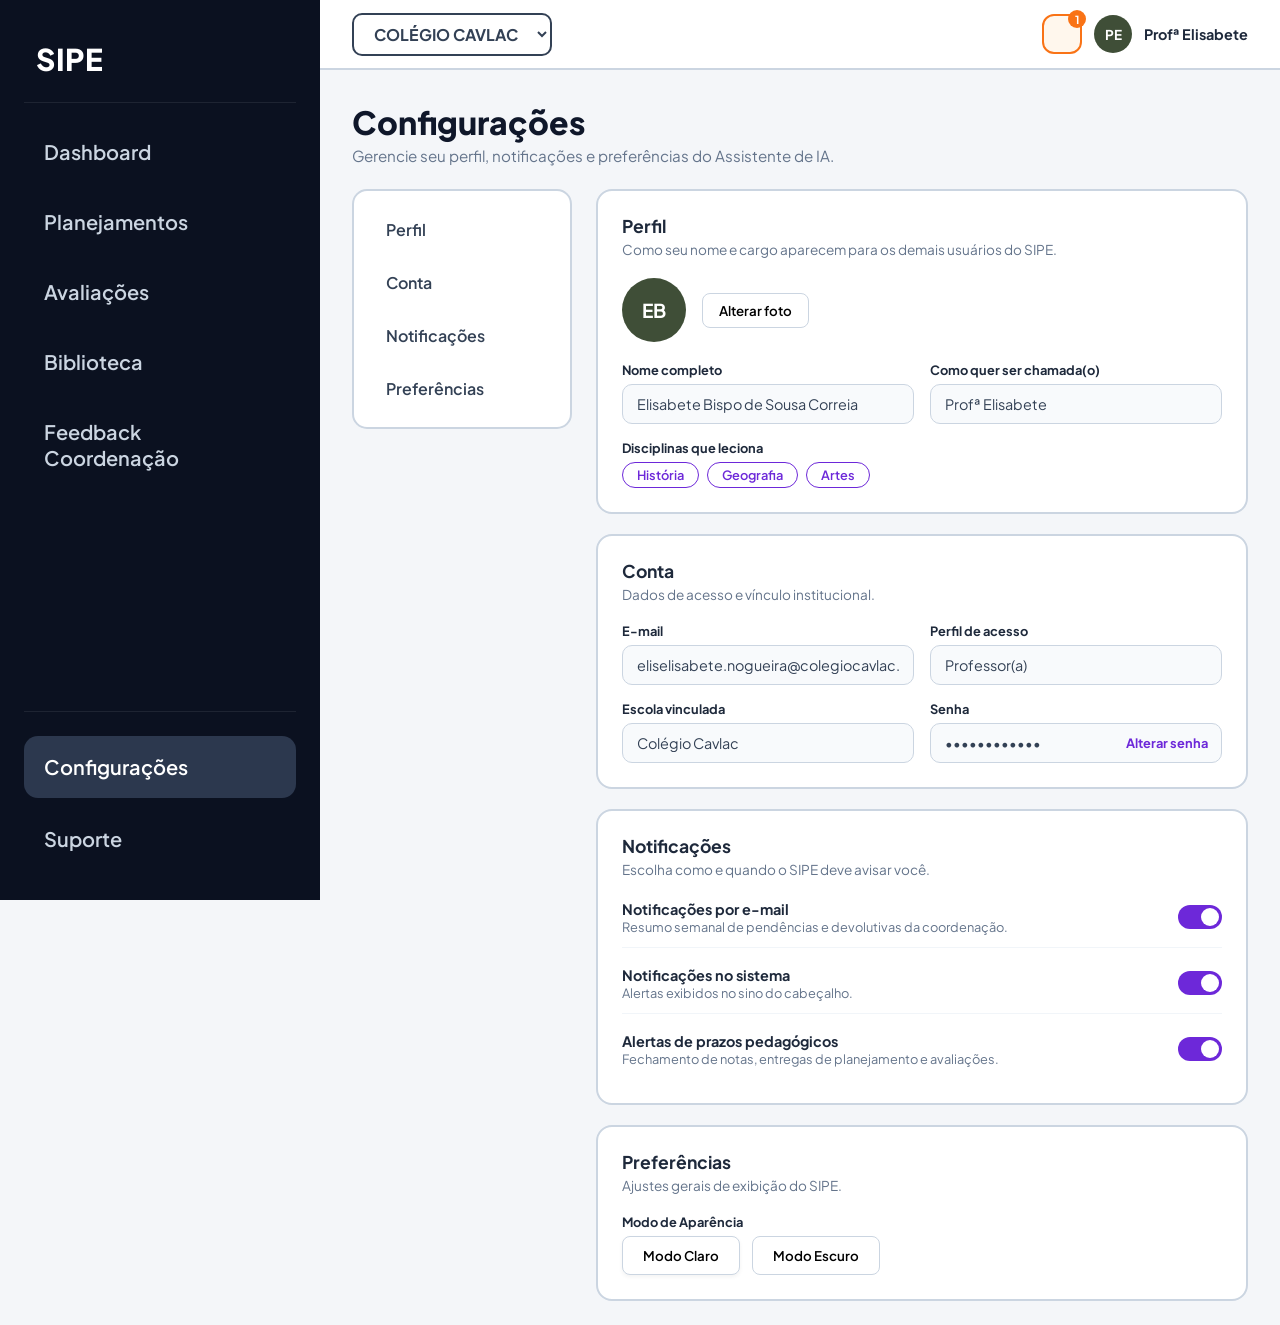
<file: pages/settings/settings.html>
<!doctype html>
<html lang="pt-BR">
  <head>
    <meta charset="UTF-8" />
    <meta name="viewport" content="width=device-width, initial-scale=1.0" />
    <title>Settings</title>
    <link rel="stylesheet" href="style.css" />
  </head>
  <body class="support">
    <aside class="sidebar">
      <div class="sidebar-brand">
        <span class="brand-name">SIPE</span>
      </div>

      <nav class="sidebar-nav">
        <a href="/pages/dashboard/index.html" class="sidebar-link">
          <span>Dashboard</span>
        </a>
        <a href="/pages/planning/planning.html" class="sidebar-link">
          <span>Planejamentos</span>
        </a>
        <a href="/pages/review/review.html" class="sidebar-link">
          <span>Avaliações</span>
        </a>
        <a href="/pages/library/library.html" class="sidebar-link">
          <span>Biblioteca</span>
        </a>
        <a href="/pages/feedback/feedback.html" class="sidebar-link">
          <span>Feedback<br />Coordenação</span>
        </a>
      </nav>

      <div class="sidebar-footer">
        <a href="/pages/settings/settings.html" class="sidebar-link active">
          <span>Configurações</span>
        </a>
        <a href="/pages/support/support.html" class="sidebar-link">
          <span>Suporte</span>
        </a>
      </div>
    </aside>

    <div class="main-wrapper">
      <header>
        <select class="college-option">
          <option>COLÉGIO CAVLAC</option>
          <option>COLÉGIO ANGLO</option>
        </select>

        <div class="user-profile">
          <div class="notification-badge">
            <span class="bell-icon"></span>
            <span class="badge-count">1</span>
          </div>
          <div class="avatar">PE</div>
          <span class="user-name">Profª Elisabete</span>
        </div>
      </header>

      <div class="page-header">
        <h1>Configurações</h1>
        <p>
          Gerencie seu perfil, notificações e preferências do Assistente de IA.
        </p>
      </div>

      <div class="main-container">
        <div class="left-corner">
          <a onclick="perfilSection(this)" id="perfil">Perfil</a>
          <a onclick="accountSection(this)" id="account">Conta</a>
          <a onclick="notificationSection(this)" id="notifications">Notificações</a>
          <a onclick="preferencesSection(this)" id="preferences">Preferências</a>
        </div>

        <div class="right-corner">
          <section class="card-section" id="perfil">
            <h2>Perfil</h2>
            <p class="section-desc">
              Como seu nome e cargo aparecem para os demais usuários do SIPE.
            </p>

            <div class="avatar-upload">
              <div class="avatar-large">EB</div>
              <button class="btn-outline">Alterar foto</button>
            </div>

            <div class="form-grid">
              <div class="form-group">
                <label>Nome completo</label>
                <input
                  type="text"
                  value="Elisabete Bispo de Sousa Correia"
                  readonly
                />
              </div>
              <div class="form-group">
                <label>Como quer ser chamada(o)</label>
                <input type="text" value="Profª Elisabete" readonly />
              </div>
            </div>

            <div class="form-group margin-top">
              <label>Disciplinas que leciona</label>
              <div class="tags-container">
                <span class="tag">História</span>
                <span class="tag">Geografia</span>
                <span class="tag">Artes</span>
              </div>
            </div>
          </section>

          <section class="card-section" id="conta">
            <h2>Conta</h2>
            <p class="section-desc">Dados de acesso e vínculo institucional.</p>

            <div class="form-grid">
              <div class="form-group">
                <label>E-mail</label>
                <input
                  type="email"
                  value="eliselisabete.nogueira@colegiocavlac.co"
                  readonly
                />
              </div>
              <div class="form-group">
                <label>Perfil de acesso</label>
                <input type="text" value="Professor(a)" readonly />
              </div>
              <div class="form-group">
                <label>Escola vinculada</label>
                <input type="text" value="Colégio Cavlac" readonly />
              </div>
              <div class="form-group">
                <label>Senha</label>
                <div class="input-action-wrapper">
                  <input type="password" value="............" readonly />
                  <a href="#" class="action-link">Alterar senha</a>
                </div>
              </div>
            </div>
          </section>

          <section class="card-section" id="notificacoes">
            <h2>Notificações</h2>
            <p class="section-desc">
              Escolha como e quando o SIPE deve avisar você.
            </p>

            <div class="toggle-list">
              <div class="toggle-item">
                <div class="toggle-info">
                  <strong>Notificações por e-mail</strong>
                  <p>
                    Resumo semanal de pendências e devolutivas da coordenação.
                  </p>
                </div>
                <label class="switch">
                  <input type="checkbox" checked />
                  <span class="slider"></span>
                </label>
              </div>

              <div class="toggle-item">
                <div class="toggle-info">
                  <strong>Notificações no sistema</strong>
                  <p>Alertas exibidos no sino do cabeçalho.</p>
                </div>
                <label class="switch">
                  <input type="checkbox" checked />
                  <span class="slider"></span>
                </label>
              </div>

              <div class="toggle-item">
                <div class="toggle-info">
                  <strong>Alertas de prazos pedagógicos</strong>
                  <p>
                    Fechamento de notas, entregas de planejamento e avaliações.
                  </p>
                </div>
                <label class="switch">
                  <input type="checkbox" checked />
                  <span class="slider"></span>
                </label>
              </div>
            </div>
          </section>

          <section class="card-section" id="preferencias">
            <h2>Preferências</h2>
            <p class="section-desc">Ajustes gerais de exibição do SIPE.</p>

            <div class="form-group">
              <label>Modo de Aparência</label>
              <div class="mode-buttons">
                <button class="btn-mode active">Modo Claro</button>
                <button class="btn-mode">Modo Escuro</button>
              </div>
            </div>
          </section>
        </div>
      </div>
    </div>
    <script src="settings.js"></script>
  </body>
</html>
</file>
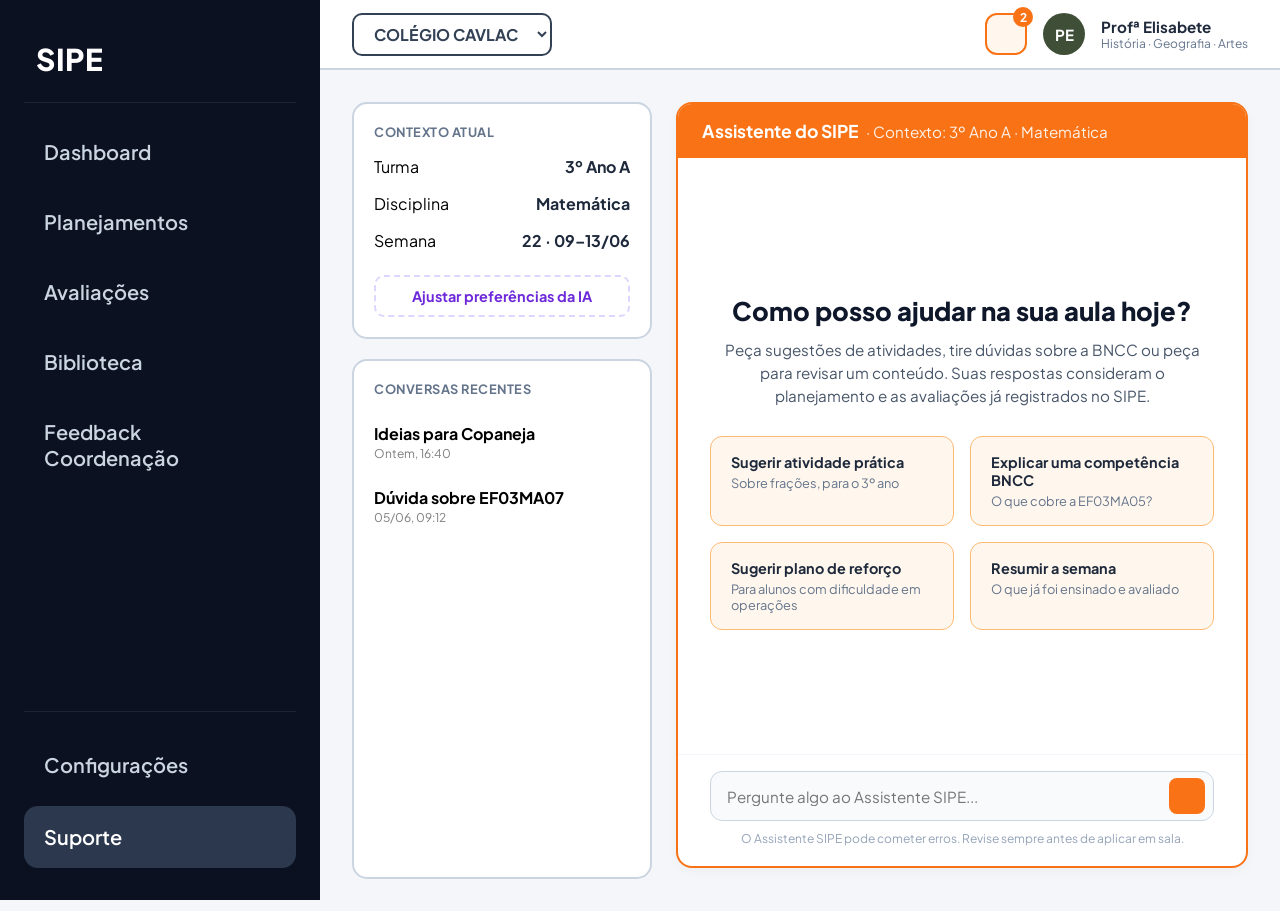
<file: pages/support IA/support-ia.html>
<!doctype html>
<html lang="pt-BR">
  <head>
    <meta charset="UTF-8" />
    <meta name="viewport" content="width=device-width, initial-scale=1.0" />
    <title>SupportIA - SIPE</title>
    <link rel="stylesheet" href="style.css" />
  </head>
  <body class="support-IA">
    <aside class="sidebar">
      <div class="sidebar-brand">
        <span class="brand-name">SIPE</span>
      </div>

      <nav class="sidebar-nav">
        <a href="/pages/dashboard/index.html" class="sidebar-link">
          <span>Dashboard</span>
        </a>
        <a href="/pages/planning/planning.html" class="sidebar-link">
          <span>Planejamentos</span>
        </a>
        <a href="/pages/review/review.html" class="sidebar-link">
          <span>Avaliações</span>
        </a>
        <a href="/pages/library/library.html" class="sidebar-link">
          <span>Biblioteca</span>
        </a>
        <a href="/pages/feedback/feedback.html" class="sidebar-link">
          <span>Feedback<br />Coordenação</span>
        </a>
      </nav>

      <div class="sidebar-footer">
        <a href="/pages/settings/settings.html" class="sidebar-link">
          <span>Configurações</span>
        </a>
        <a href="/pages/support/support.html" class="sidebar-link active">
          <span>Suporte</span>
        </a>
      </div>
    </aside>

    <div class="main-wrapper">
      <header>
        <select class="college-option">
          <option>COLÉGIO CAVLAC</option>
          <option>COLÉGIO ANGLO</option>
        </select>
        <div class="user-profile">
          <div class="notification-badge">
            <span class="bell-icon"></span>
            <span class="badge-count">2</span>
          </div>
          <div class="avatar">PE</div>
          <div class="user-info">
            <span class="user-name">Profª Elisabete</span>
            <span class="user-subjects">História · Geografia · Artes</span>
          </div>
        </div>
      </header>

      <div class="main-content">
        <div class="left-corner">
          <div class="context">
            <p class="title-context">CONTEXTO ATUAL</p>
            <div class="class">
              <p class="informations">Turma</p>
              <p class="informations-awnser">3º Ano A</p>
            </div>
            <div class="discipline">
              <p class="informations">Disciplina</p>
              <p class="informations-awnser">Matemática</p>
            </div>
            <div class="week">
              <p class="informations">Semana</p>
              <p class="informations-awnser">22 · 09–13/06</p>
            </div>
            <button class="preferences-button">
              Ajustar preferências da IA
            </button>
          </div>

          <div class="conversations">
            <p class="title-conversations">CONVERSAS RECENTES</p>
            <div class="last-conversations">
              <p class="about">Ideias para Copaneja</p>
              <p class="time">Ontem, 16:40</p>
            </div>
            <div class="last-conversations">
              <p class="about">Dúvida sobre EF03MA07</p>
              <p class="time">05/06, 09:12</p>
            </div>
          </div>
        </div>

        <section class="chat-container">
          <div class="chat-header">
            <h2>Assistente do SIPE</h2>
            <span>· Contexto: 3º Ano A · Matemática</span>
          </div>

          <div class="chat-body">
            <div class="welcome-section">
              <div class="welcome-icon"></div>
              <h1>Como posso ajudar na sua aula hoje?</h1>
              <p>
                Peça sugestões de atividades, tire dúvidas sobre a BNCC ou peça
                para revisar um conteúdo. Suas respostas consideram o
                planejamento e as avaliações já registrados no SIPE.
              </p>
            </div>
            <div class="suggestions-grid">
              <div class="suggestion-card">
                <h3>Sugerir atividade prática</h3>
                <p>Sobre frações, para o 3º ano</p>
              </div>
              <div class="suggestion-card">
                <h3>Explicar uma competência BNCC</h3>
                <p>O que cobre a EF03MA05?</p>
              </div>
              <div class="suggestion-card">
                <h3>Sugerir plano de reforço</h3>
                <p>Para alunos com dificuldade em operações</p>
              </div>
              <div class="suggestion-card">
                <h3>Resumir a semana</h3>
                <p>O que já foi ensinado e avaliado</p>
              </div>
            </div>
          </div>

          <div class="chat-footer">
            <div class="input-wrapper">
              <input
                type="text"
                placeholder="Pergunte algo ao Assistente SIPE..."
              />
              <button class="send-button" aria-label="Enviar"></button>
            </div>
            <p class="disclaimer">
              O Assistente SIPE pode cometer erros. Revise sempre antes de
              aplicar em sala.
            </p>
          </div>
        </section>
      </div>
    </div>
  </body>
</html>
</file>
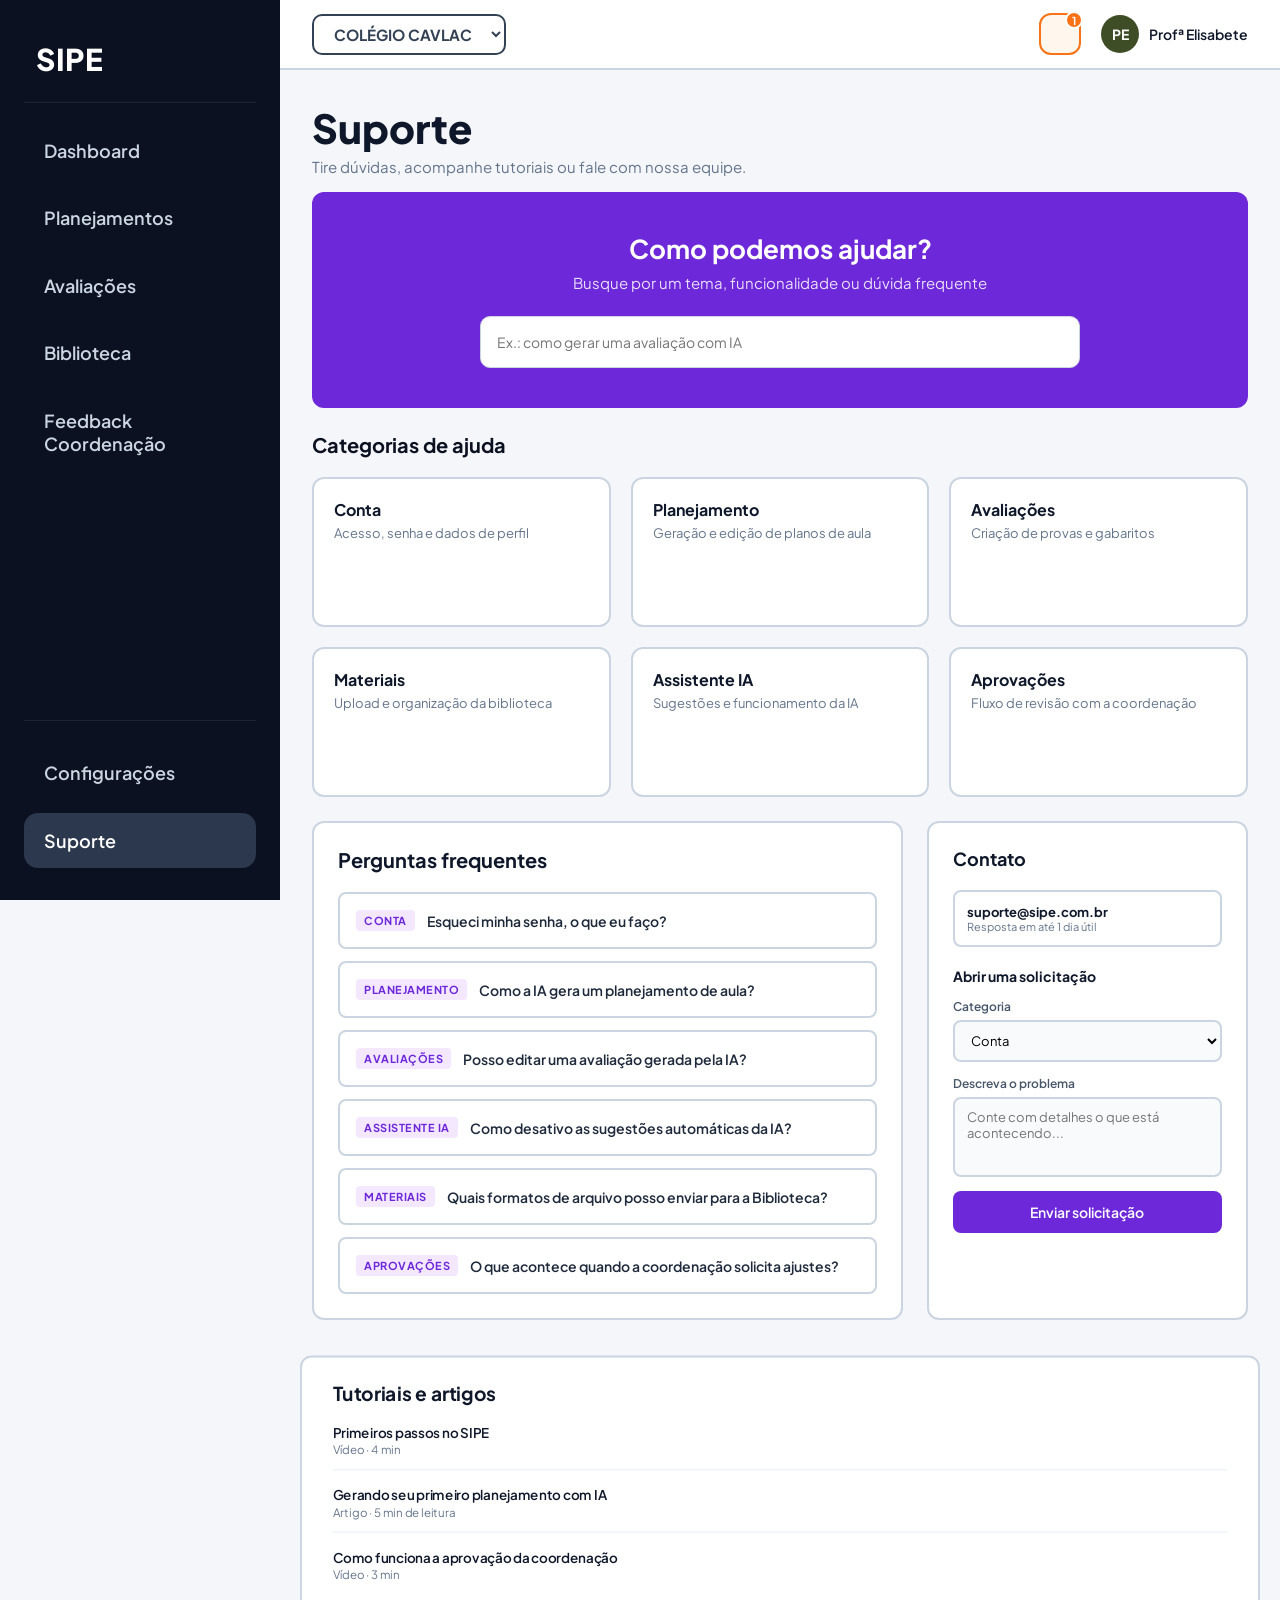
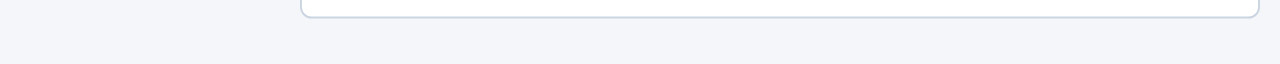
<file: pages/support/support.html>
<!doctype html>
<html lang="pt-BR">
  <head>
    <meta charset="UTF-8" />
    <meta name="viewport" content="width=device-width, initial-scale=1.0" />
    <title>Support</title>
    <link rel="stylesheet" href="style.css" />
  </head>
  <body class="settings-body">
    <aside class="sidebar">
      <div class="sidebar-brand">
        <span class="brand-name">SIPE</span>
      </div>

      <nav class="sidebar-nav">
        <a href="/pages/dashboard/index.html" class="sidebar-link">
          <span>Dashboard</span>
        </a>
        <a href="/pages/planning/planning.html" class="sidebar-link">
          <span>Planejamentos</span>
        </a>
        <a href="/pages/review/review.html" class="sidebar-link">
          <span>Avaliações</span>
        </a>
        <a href="/pages/library/library.html" class="sidebar-link">
          <span>Biblioteca</span>
        </a>
        <a href="/pages/feedback/feedback.html" class="sidebar-link">
          <span>Feedback<br/>Coordenação</span>
        </a>
      </nav>

      <div class="sidebar-footer">
        <a href="/pages/settings/settings.html" class="sidebar-link">
          <span>Configurações</span>
        </a>
        <a href="/pages/support/support.html" class="sidebar-link active">
          <span>Suporte</span>
        </a>
      </div>
    </aside>

    <div class="main-wrapper">
      <header>
        <select class="college-option">
          <option>COLÉGIO CAVLAC</option>
          <option>COLÉGIO ANGLO</option>
        </select>

        <div class="header-actions">
          <div class="notification-btn">
            <span class="notification-badge">1</span>
          </div>

          <div class="user-profile">
            <div class="user-avatar">PE</div>
            <span class="user-name">Profª Elisabete</span>
          </div>
        </div>
      </header>

      <main>
        <div class="introduction-informations">
          <div class="introduction">
            <h1 class="support">Suporte</h1>
            <p class="support-description">
              Tire dúvidas, acompanhe tutoriais ou fale com nossa equipe.
            </p>
          </div>
        </div>

        <div class="navegation">
          <nav>
            <p class="help-question">Como podemos ajudar?</p>
            <p class="help-description">
              Busque por um tema, funcionalidade ou dúvida frequente
            </p>
            <input
              type="text"
              placeholder="Ex.: como gerar uma avaliação com IA"
            />
          </nav>
        </div>

        <div class="help-category">
          <p class="title-helpcategory">Categorias de ajuda</p>

          <div class="types-help">
            <div class="card">
              <a href="/pages/settings/settings.html">
                <p class="account">Conta</p>
                <p class="account">Acesso, senha e dados de perfil</p>
              </a>
            </div>
            <div class="card">
              <a href="/pages/planning/planning.html">
                <p class="plans">Planejamento</p>
                <p class="plans-desc">Geração e edição de planos de aula</p>
              </a>
            </div>
            <div class="card">
              <a href="/pages/review/review.html">
                <p class="avaliation">Avaliações</p>
                <p class="avaliation-desc">Criação de provas e gabaritos</p>
              </a>
            </div>
            <div class="card">
              <a href="/pages/library/library.html">
                <p class="materials">Materiais</p>
                <p class="materials-desc">Upload e organização da biblioteca</p>
              </a>
            </div>
            <div class="card">
              <a href="/pages/support IA/support-ia.html">
                <p class="IA">Assistente IA</p>
                <p class="IA-desc">Sugestões e funcionamento da IA</p>
              </a>
            </div>
            <div class="card">
              <a href="/pages/feedback/feedback.html">
                <p class="aprovations">Aprovações</p>
                <p class="aprovations-desc">
                  Fluxo de revisão com a coordenação
                </p>
              </a>
            </div>
          </div>
        </div>

        <div class="support-content-wrapper">
          <section class="faq-section">
            <h2 class="faq-title">Perguntas frequentes</h2>

            <div class="faq-list">
              <div class="faq-item">
                <span class="faq-category">CONTA</span>
                <p class="faq-question">Esqueci minha senha, o que eu faço?</p>
              </div>

              <div class="faq-item">
                <span class="faq-category">PLANEJAMENTO</span>
                <p class="faq-question">
                  Como a IA gera um planejamento de aula?
                </p>
              </div>

              <div class="faq-item">
                <span class="faq-category">AVALIAÇÕES</span>
                <p class="faq-question">
                  Posso editar uma avaliação gerada pela IA?
                </p>
              </div>

              <div class="faq-item">
                <span class="faq-category">ASSISTENTE IA</span>
                <p class="faq-question">
                  Como desativo as sugestões automáticas da IA?
                </p>
              </div>

              <div class="faq-item">
                <span class="faq-category">MATERIAIS</span>
                <p class="faq-question">
                  Quais formatos de arquivo posso enviar para a Biblioteca?
                </p>
              </div>

              <div class="faq-item">
                <span class="faq-category">APROVAÇÕES</span>
                <p class="faq-question">
                  O que acontece quando a coordenação solicita ajustes?
                </p>
              </div>
            </div>
          </section>

          <aside class="contact-sidebar">
            <h2 class="contact-title">Contato</h2>

            <div class="contact-card">
              <div class="contact-info">
                <p class="contact-email">suporte@sipe.com.br</p>
                <span class="contact-response-time"
                  >Resposta em até 1 dia útil</span
                >
              </div>
            </div>

            <form class="request-form">
              <h3 class="form-title">Abrir uma solicitação</h3>

              <div class="form-group">
                <label for="category-select" class="form-label"
                  >Categoria</label
                >
                <select id="category-select" class="form-select">
                  <option value="conta">Conta</option>
                  <option value="planejamento">Planejamento</option>
                  <option value="avaliacoes">Avaliações</option>
                </select>
              </div>

              <div class="form-group">
                <label for="issue-description" class="form-label"
                  >Descreva o problema</label
                >
                <textarea
                  id="issue-description"
                  class="form-textarea"
                  placeholder="Conte com detalhes o que está acontecendo..."
                ></textarea>
              </div>

              <button type="submit" class="submit-button">
                Enviar solicitação
              </button>
            </form>
          </aside>
        </div>

        <section class="tutorials-section">
          <h2 class="tutorials-title">Tutoriais e artigos</h2>

          <div class="tutorials-list">
            <div class="tutorial-item">
              <div class="tutorial-info">
                <p class="tutorial-name">Primeiros passos no SIPE</p>
                <span class="tutorial-meta">Vídeo · 4 min</span>
              </div>
            </div>

            <div class="tutorial-item">
              <div class="tutorial-info">
                <p class="tutorial-name">
                  Gerando seu primeiro planejamento com IA
                </p>
                <span class="tutorial-meta">Artigo · 5 min de leitura</span>
              </div>
            </div>

            <div class="tutorial-item">
              <div class="tutorial-info">
                <p class="tutorial-name">
                  Como funciona a aprovação da coordenação
                </p>
                <span class="tutorial-meta">Vídeo · 3 min</span>
              </div>
            </div>
          </div>
        </section>
      </main>
    </div>
  </body>
</html>
</file>
<file: pages/settings/style.css>
@import url("https://fonts.googleapis.com/css2?family=Plus+Jakarta+Sans:wght@400;500;600;700;800&display=swap");

:root {
  --sidebar-width: 320px;
  --color-border: #cbd5e1;
  --purple: #6d28d9;
  --color-border-orange: #f97316;
  --color-background-orange: #fff7ed;
  --color-select: #334155;
  --color-background-header: #ffffff;
  --color-purple-background: #ddd6fe;
}

*,
*::before,
*::after {
  padding: 0;
  margin: 0;
  box-sizing: border-box;
  font-family: "Plus Jakarta Sans", sans-serif;
}

.support {
  background-color: #f4f6f9;
  margin: 0;
  min-height: 100vh;
  display: flex;
}

.sidebar {
  width: var(--sidebar-width);
  height: 100vh;
  position: fixed;
  top: 0;
  left: 0;
  background-color: #0b1120;
  display: flex;
  flex-direction: column;
  padding: 32px 24px;
  z-index: 100;
  box-sizing: border-box;
}

.sidebar-brand {
  display: flex;
  align-items: center;
  padding: 8px 12px 24px 12px;
  color: #ffffff;
  font-weight: 800;
  font-size: 30px;
  letter-spacing: 0.5px;
  border-bottom: 1px solid rgba(255, 255, 255, 0.08);
  margin-bottom: 20px;
}

.sidebar nav.sidebar-nav,
.sidebar-nav {
  display: flex;
  flex-direction: column;
  gap: 12px;
  flex: 1;
  background-color: transparent !important;
  width: 100% !important;
  padding: 0 !important;
  margin: 0 !important;
  border-radius: 0 !important;
}

.sidebar-link {
  display: flex;
  align-items: center;
  padding: 16px 20px;
  color: #cbd5e1;
  text-decoration: none;
  font-size: 20px;
  font-weight: 600;
  border-radius: 12px;
  transition: all 0.2s ease;
  line-height: 1.3;
}

.sidebar-link:hover {
  color: #ffffff;
  background-color: rgba(255, 255, 255, 0.05);
}

.sidebar-link.active {
  background-color: #2c384e;
  color: #ffffff;
  border-radius: 14px;
  padding: 18px 20px;
}

.sidebar-footer {
  display: flex;
  flex-direction: column;
  gap: 12px;
  border-top: 1px solid rgba(255, 255, 255, 0.08);
  padding-top: 24px;
}

.main-wrapper {
  margin-left: var(--sidebar-width);
  width: calc(100% - var(--sidebar-width));
  min-height: 100vh;
  display: flex;
  flex-direction: column;
}

header {
  padding: 0 32px;
  border-bottom: 2px solid var(--color-border);
  background-color: var(--color-background-header);
  display: flex;
  justify-content: space-between;
  align-items: center;
  height: 70px;
  width: 100%;
}

select {
  border: 2px solid var(--color-select);
  border-radius: 10px;
  padding: 8px 16px;
  min-width: 160px;
  text-align: center;
  font-weight: 700;
  font-size: 1rem;
  background-color: var(--color-background-header);
  color: var(--color-select);
  cursor: pointer;
}

.user-profile {
  display: flex;
  align-items: center;
  gap: 12px;
}

.notification-badge {
  position: relative;
  background-color: #fff7ed;
  border: 2px solid var(--color-border-orange);
  border-radius: 12px;
  width: 40px;
  height: 40px;
  display: flex;
  align-items: center;
  justify-content: center;
  cursor: pointer;
}

.badge-count {
  position: absolute;
  top: -6px;
  right: -6px;
  background-color: var(--color-border-orange);
  color: white;
  font-size: 0.7rem;
  font-weight: 700;
  border-radius: 50%;
  width: 18px;
  height: 18px;
  display: flex;
  align-items: center;
  justify-content: center;
}

.avatar {
  background-color: #3f4e37;
  color: white;
  font-weight: 700;
  width: 38px;
  height: 38px;
  border-radius: 50%;
  display: flex;
  align-items: center;
  justify-content: center;
  font-size: 0.85rem;
}

.user-name {
  font-weight: 700;
  font-size: 0.9rem;
  color: #1e293b;
}

.page-header {
  padding: 32px 32px 0 32px;
}

.page-header h1 {
  font-size: 2rem;
  font-weight: 800;
  color: #0f172a;
}

.page-header p {
  color: #64748b;
  font-size: 0.95rem;
  margin-top: 4px;
}

.main-container {
  padding: 24px 32px;
  display: flex;
  gap: 24px;
  align-items: flex-start;
}

.left-corner {
  display: flex;
  flex-direction: column;
  justify-content: flex-start;
  gap: 8px;
  background-color: var(--color-background-header);
  width: 220px;
  border: 2px solid var(--color-border);
  border-radius: 15px;
  padding: 16px;
  flex-shrink: 0;
}

.left-corner a {
  display: flex;
  align-items: center;
  text-decoration: none;
  font-weight: 600;
  color: #334155;
  background-color: transparent;
  padding: 12px 16px;
  border-radius: 10px;
  transition: all 0.2s ease;
  height: auto;
  cursor: pointer;
}

.left-corner a:hover,
.left-corner a.active {
  background-color: #f5f3ff;
  color: var(--purple);
}

.right-corner {
  flex: 1;
  display: flex;
  flex-direction: column;
  gap: 20px;
  min-width: 0;
}

.card-section {
  background-color: #ffffff;
  border: 2px solid var(--color-border);
  border-radius: 16px;
  padding: 24px;
}

.card-section h2 {
  font-size: 1.1rem;
  font-weight: 700;
  color: #1e293b;
}

.section-desc {
  font-size: 0.85rem;
  color: #64748b;
  margin-top: 4px;
  margin-bottom: 20px;
}

.avatar-upload {
  display: flex;
  align-items: center;
  gap: 16px;
  margin-bottom: 20px;
}

.avatar-large {
  background-color: #3f4e37;
  color: white;
  width: 64px;
  height: 64px;
  border-radius: 50%;
  display: flex;
  align-items: center;
  justify-content: center;
  font-size: 1.2rem;
  font-weight: 700;
}

.btn-outline {
  border: 1px solid var(--color-border);
  background: #ffffff;
  padding: 8px 16px;
  border-radius: 8px;
  font-weight: 600;
  cursor: pointer;
}

.form-grid {
  display: grid;
  grid-template-columns: 1fr 1fr;
  gap: 16px;
}

.form-group {
  display: flex;
  flex-direction: column;
  gap: 6px;
}

.margin-top {
  margin-top: 16px;
}

.form-group label {
  font-size: 0.8rem;
  font-weight: 700;
  color: #1e293b;
}

.form-group input {
  background-color: #f8fafc;
  border: 1px solid var(--color-border);
  border-radius: 10px;
  padding: 10px 14px;
  font-size: 0.9rem;
  color: #334155;
  outline: none;
}

.input-action-wrapper {
  position: relative;
  display: flex;
  align-items: center;
}

.input-action-wrapper input {
  width: 100%;
}

.action-link {
  position: absolute;
  right: 14px;
  color: var(--purple);
  font-weight: 700;
  font-size: 0.8rem;
  text-decoration: none;
}

.tags-container {
  display: flex;
  gap: 8px;
}

.tag {
  border: 1.5px solid var(--purple);
  color: var(--purple);
  border-radius: 20px;
  padding: 4px 14px;
  font-size: 0.8rem;
  font-weight: 600;
}

.toggle-list {
  display: flex;
  flex-direction: column;
  gap: 16px;
}

.toggle-item {
  display: flex;
  justify-content: space-between;
  align-items: center;
  padding-bottom: 12px;
  border-bottom: 1px solid #f1f5f9;
}

.toggle-item:last-child {
  border-bottom: none;
}

.toggle-info strong {
  font-size: 0.9rem;
  color: #1e293b;
}

.toggle-info p {
  font-size: 0.8rem;
  color: #64748b;
}

.switch {
  position: relative;
  display: inline-block;
  width: 44px;
  height: 24px;
}

.switch input {
  opacity: 0;
  width: 0;
  height: 0;
}

.slider {
  position: absolute;
  cursor: pointer;
  top: 0;
  left: 0;
  right: 0;
  bottom: 0;
  background-color: #cbd5e1;
  transition: 0.3s;
  border-radius: 24px;
}

.slider:before {
  position: absolute;
  content: "";
  height: 18px;
  width: 18px;
  left: 3px;
  bottom: 3px;
  background-color: white;
  transition: 0.3s;
  border-radius: 50%;
}

input:checked + .slider {
  background-color: var(--purple);
}

input:checked + .slider:before {
  transform: translateX(20px);
}

.mode-buttons {
  display: flex;
  gap: 12px;
}

.btn-mode {
  border: 1px solid var(--color-border);
  background-color: #ffffff;
  padding: 10px 20px;
  border-radius: 8px;
  font-weight: 600;
  cursor: pointer;
}

.btn-mode.active {
  border-color: var(--color-border);
  box-shadow: 0 2px 4px rgba(0, 0, 0, 0.05);
}

@media (max-width: 1024px) {
  :root {
    --sidebar-width: 0px;
  }

  .sidebar {
    display: none;
  }

  .main-wrapper {
    margin-left: 0;
    width: 100%;
  }

  .main-container {
    flex-direction: column;
    padding: 16px 24px;
  }

  .left-corner {
    width: 100%;
    flex-direction: row;
    overflow-x: auto;
    white-space: nowrap;
  }

  .left-corner a {
    padding: 10px 20px;
  }

  .form-grid {
    grid-template-columns: 1fr;
  }
}

@media (max-width: 600px) {
  .page-header {
    padding: 20px 16px 0 16px;
  }

  .page-header h1 {
    font-size: 1.5rem;
  }

  .main-container {
    padding: 16px;
  }

  .user-name {
    display: none;
  }

  .toggle-item {
    flex-direction: column;
    align-items: flex-start;
    gap: 10px;
  }
}
</file>
<file: pages/support IA/style.css>
@import url("https://fonts.googleapis.com/css2?family=Plus+Jakarta+Sans:wght@400;500;600;700;800&display=swap");

:root {
  --sidebar-width: 320px;
  --color-border: #cbd5e1;
  --purple: #6d28d9;
  --color-border-orange: #f97316;
  --color-background-orange: #fff7ed;
  --color-select: #334155;
  --color-background-header: #ffffff;
  --color-button-dashed: #ddd6fe;
}

*,
*::before,
*::after {
  padding: 0;
  margin: 0;
  box-sizing: border-box;
  font-family: "Plus Jakarta Sans", sans-serif;
}

body.support-IA {
  background-color: #f4f6f9;
  min-height: 100vh;
  display: flex;
}

.sidebar {
  width: var(--sidebar-width);
  height: 100vh;
  position: fixed;
  top: 0;
  left: 0;
  background-color: #0b1120;
  display: flex;
  flex-direction: column;
  padding: 32px 24px;
  z-index: 100;
  box-sizing: border-box;
}

.sidebar-brand {
  display: flex;
  align-items: center;
  padding: 8px 12px 24px 12px;
  color: #ffffff;
  font-weight: 800;
  font-size: 30px;
  letter-spacing: 0.5px;
  border-bottom: 1px solid rgba(255, 255, 255, 0.08);
  margin-bottom: 20px;
}

.sidebar nav.sidebar-nav,
.sidebar-nav {
  display: flex;
  flex-direction: column;
  gap: 12px;
  flex: 1;
  background-color: transparent !important;
  width: 100% !important;
  padding: 0 !important;
  margin: 0 !important;
  border-radius: 0 !important;
}

.sidebar-link {
  display: flex;
  align-items: center;
  padding: 16px 20px;
  color: #cbd5e1;
  text-decoration: none;
  font-size: 20px;
  font-weight: 600;
  border-radius: 12px;
  transition: all 0.2s ease;
  line-height: 1.3;
}

.sidebar-link:hover {
  color: #ffffff;
  background-color: rgba(255, 255, 255, 0.05);
}

.sidebar-link.active {
  background-color: #2c384e;
  color: #ffffff;
  border-radius: 14px;
  padding: 18px 20px;
}

.sidebar-footer {
  display: flex;
  flex-direction: column;
  gap: 12px;
  border-top: 1px solid rgba(255, 255, 255, 0.08);
  padding-top: 24px;
}

.main-wrapper {
  margin-left: var(--sidebar-width);
  width: calc(100% - var(--sidebar-width));
  min-height: 100vh;
  display: flex;
  flex-direction: column;
}

header {
  padding: 0 32px;
  border-bottom: 2px solid var(--color-border);
  background-color: var(--color-background-header);
  display: flex;
  justify-content: space-between;
  align-items: center;
  height: 70px;
  gap: 20px;
  width: 100%;
}

.user-profile {
  display: flex;
  align-items: center;
  gap: 16px;
}

.notification-badge {
  position: relative;
  background-color: #fff7ed;
  border: 2px solid var(--color-border-orange);
  border-radius: 12px;
  width: 42px;
  height: 42px;
  display: flex;
  align-items: center;
  justify-content: center;
  cursor: pointer;
}

.bell-icon {
  font-size: 1.1rem;
}

.badge-count {
  position: absolute;
  top: -8px;
  right: -8px;
  background-color: var(--color-border-orange);
  color: #ffffff;
  font-size: 0.75rem;
  font-weight: 700;
  border-radius: 50%;
  width: 20px;
  height: 20px;
  display: flex;
  align-items: center;
  justify-content: center;
}

.avatar {
  background-color: #3f4e37;
  color: #ffffff;
  font-weight: 700;
  width: 42px;
  height: 42px;
  border-radius: 50%;
  display: flex;
  align-items: center;
  justify-content: center;
  font-size: 0.95rem;
}

.user-info {
  display: flex;
  flex-direction: column;
}

.user-name {
  font-weight: 700;
  font-size: 0.95rem;
  color: #1e293b;
}

.user-subjects {
  font-size: 0.75rem;
  color: #64748b;
}

select {
  border: 2px solid var(--color-select);
  border-radius: 10px;
  padding: 8px 16px;
  min-width: 160px;
  text-align: center;
  font-weight: 700;
  font-size: 1rem;
  background-color: var(--color-background-header);
  color: var(--color-select);
  cursor: pointer;
}

.main-content {
  padding: 32px;
  display: flex;
  flex-direction: row;
  align-items: flex-start;
  gap: 24px;
  flex: 1;
}

.left-corner {
  width: 300px;
  display: flex;
  flex-direction: column;
  gap: 20px;
  flex-shrink: 0;
}

.context,
.conversations {
  background-color: var(--color-background-header);
  width: 100%;
  border: 2px solid var(--color-border);
  border-radius: 15px;
  padding: 20px;
  display: flex;
  flex-direction: column;
}

.context {
  gap: 16px;
}

.conversations {
  gap: 16px;
  height: calc(100vh - 380px);
  min-height: 250px;
  overflow-y: auto;
}

.title-context,
.title-conversations {
  font-size: 0.8rem;
  font-weight: 700;
  color: #64748b;
  letter-spacing: 0.5px;
}

.class,
.discipline,
.week {
  display: flex;
  flex-direction: row;
  justify-content: space-between;
  align-items: center;
}

.preferences-button {
  display: flex;
  justify-content: center;
  align-items: center;
  border-radius: 10px;
  background-color: var(--color-background-header);
  padding: 10px 16px;
  border: 2px dashed var(--color-button-dashed);
  font-weight: 700;
  color: var(--purple);
  font-size: 0.9rem;
  cursor: pointer;
  transition: all 0.2s ease-in-out;
  margin-top: 8px;
}

.preferences-button:hover {
  background-color: #f5f3ff;
  border-color: var(--purple);
}

.informations-awnser {
  font-weight: 700;
  color: #1e293b;
}

.last-conversations {
  margin-top: 10px;
  gap: 2px;
  display: flex;
  flex-direction: column;
  cursor: pointer;
}

.about {
  font-weight: 700;
}

.time {
  opacity: 50%;
  font-size: 12px;
}

.chat-container {
  flex: 1;
  background-color: #ffffff;
  border: 2px solid var(--color-border-orange);
  border-radius: 16px;
  display: flex;
  flex-direction: column;
  overflow: hidden;
  box-shadow: 0 4px 12px rgba(0, 0, 0, 0.03);
  min-height: calc(100vh - 134px);
}

.chat-header {
  background-color: var(--color-border-orange);
  color: #ffffff;
  padding: 16px 24px;
  display: flex;
  align-items: center;
  gap: 8px;
}

.chat-header h2 {
  font-size: 1.1rem;
  font-weight: 700;
}

.chat-header span {
  font-size: 0.95rem;
  opacity: 0.9;
}

.chat-body {
  flex: 1;
  padding: 32px;
  display: flex;
  flex-direction: column;
  align-items: center;
  justify-content: center;
  overflow-y: auto;
}

.welcome-section {
  text-align: center;
  max-width: 650px;
  margin-bottom: 28px;
}

.welcome-icon {
  font-size: 2rem;
  margin-bottom: 12px;
}

.welcome-section h1 {
  font-size: 1.6rem;
  font-weight: 800;
  color: #0f172a;
  margin-bottom: 12px;
}

.welcome-section p {
  color: #475569;
  font-size: 0.95rem;
  line-height: 1.5;
}

.suggestions-grid {
  display: grid;
  grid-template-columns: repeat(2, 1fr);
  gap: 16px;
  width: 100%;
  max-width: 700px;
}

.suggestion-card {
  background-color: var(--color-background-orange);
  border: 1.5px solid #fdba74;
  border-radius: 12px;
  padding: 16px 20px;
  cursor: pointer;
  transition:
    transform 0.15s ease,
    box-shadow 0.15s ease;
}

.suggestion-card:hover {
  transform: translateY(-2px);
  box-shadow: 0 4px 12px rgba(249, 115, 22, 0.12);
}

.suggestion-card h3 {
  font-size: 0.9rem;
  font-weight: 700;
  color: #1e293b;
  margin-bottom: 4px;
}

.suggestion-card p {
  font-size: 0.8rem;
  color: #64748b;
}

.chat-footer {
  padding: 16px 32px 20px 32px;
  border-top: 1px solid #f1f5f9;
  display: flex;
  flex-direction: column;
  align-items: center;
  gap: 10px;
}

.input-wrapper {
  width: 100%;
  max-width: 800px;
  display: flex;
  align-items: center;
  background-color: #f8fafc;
  border: 1.5px solid var(--color-border);
  border-radius: 12px;
  padding: 6px 8px 6px 16px;
}

.input-wrapper input {
  flex: 1;
  border: none;
  background: transparent;
  outline: none;
  font-size: 0.95rem;
  color: #1e293b;
}

.send-button {
  background-color: var(--color-border-orange);
  color: white;
  border: none;
  width: 36px;
  height: 36px;
  border-radius: 8px;
  cursor: pointer;
  display: flex;
  align-items: center;
  justify-content: center;
}

.disclaimer {
  font-size: 0.75rem;
  color: #94a3b8;
}

@media (max-width: 1100px) {
  :root {
    --sidebar-width: 0px;
  }

  .sidebar {
    display: none;
  }

  .main-wrapper {
    margin-left: 0;
    width: 100%;
  }

  .main-content {
    flex-direction: column;
    padding: 16px;
  }

  .left-corner {
    width: 100%;
    flex-direction: row;
  }

  .context,
  .conversations {
    width: 50%;
    height: auto;
  }

  .chat-container {
    width: 100%;
    min-height: 450px;
  }
}

@media (max-width: 768px) {
  .main-content {
    padding: 16px;
  }

  .left-corner {
    flex-direction: column;
  }

  .context,
  .conversations {
    width: 100%;
  }

  .suggestions-grid {
    grid-template-columns: 1fr;
  }
}
</file>
<file: pages/support/style.css>
@import url("https://fonts.googleapis.com/css2?family=Plus+Jakarta+Sans:wght@400;500;600;700;800&family=Satisfy&display=swap");

:root {
  --sidebar-width: 280px;
  --content-padding: 32px;
  --color-border: #cbd5e1;
  --color-primary: #6d28d9;
  --color-bg-light: #f4f6f9;
  --color-bg-sidebar: #0b1120;
  --color-white: #ffffff;
}

*,
*::before,
*::after {
  margin: 0;
  padding: 0;
  box-sizing: border-box;
  font-family: "Plus Jakarta Sans", sans-serif;
}

html {
  scroll-behavior: smooth;
}

body.settings-body {
  background-color: var(--color-bg-light);
  min-height: 100vh;
  display: flex;
}

.sidebar {
  width: var(--sidebar-width);
  height: 100vh;
  position: fixed;
  top: 0;
  left: 0;
  background-color: #0b1120;
  display: flex;
  flex-direction: column;
  padding: 32px 24px;
  z-index: 100;
  box-sizing: border-box;
}

.sidebar-brand {
  display: flex;
  align-items: center;
  padding: 8px 12px 24px 12px;
  color: #ffffff;
  font-weight: 800;
  font-size: 30px;
  letter-spacing: 0.5px;
  border-bottom: 1px solid rgba(255, 255, 255, 0.08);
  margin-bottom: 20px;
}

.sidebar nav.sidebar-nav,
.sidebar-nav {
  display: flex;
  flex-direction: column;
  gap: 12px;
  flex: 1;
  background-color: transparent;
  width: 100%;
  padding: 0;
  margin: 0;
  border-radius: 0;
}

.sidebar-link {
  display: flex;
  align-items: center;
  padding: 16px 20px;
  color: #cbd5e1;
  text-decoration: none;
  font-size: 18px;
  font-weight: 600;
  border-radius: 12px;
  transition: all 0.2s ease;
  line-height: 1.3;
}

.sidebar-link:hover {
  color: #ffffff;
  background-color: rgba(255, 255, 255, 0.05);
}

.sidebar-link.active {
  background-color: #2c384e;
  color: #ffffff;
  border-radius: 14px;
  padding: 16px 20px;
}

.sidebar-footer {
  display: flex;
  flex-direction: column;
  gap: 12px;
  border-top: 1px solid rgba(255, 255, 255, 0.08);
  padding-top: 24px;
}

.main-wrapper {
  margin-left: var(--sidebar-width);
  width: calc(100% - var(--sidebar-width));
  min-height: 100vh;
  display: flex;
  flex-direction: column;
}

header {
  padding: 0 var(--content-padding);
  border-bottom: 2px solid var(--color-border);
  background-color: var(--color-white);
  display: flex;
  justify-content: space-between;
  align-items: center;
  height: 70px;
  width: 100%;
}

select.college-option {
  border: 2px solid #334155;
  border-radius: 10px;
  padding: 8px 16px;
  min-width: 160px;
  text-align: center;
  font-weight: 700;
  font-size: 0.95rem;
  background-color: var(--color-white);
  color: #334155;
  cursor: pointer;
}

.header-actions {
  display: flex;
  align-items: center;
  gap: 20px;
}

.notification-btn {
  position: relative;
  width: 42px;
  height: 42px;
  background-color: #fff7ed;
  border: 2px solid #f97316;
  border-radius: 12px;
  display: flex;
  align-items: center;
  justify-content: center;
  cursor: pointer;
  color: #f97316;
  font-size: 20px;
}

.notification-badge {
  position: absolute;
  top: -4px;
  right: -4px;
  background-color: #f97316;
  color: #ffffff;
  border: 2px solid #ffffff;
  font-size: 11px;
  font-weight: 700;
  width: 18px;
  height: 18px;
  border-radius: 50%;
  display: flex;
  align-items: center;
  justify-content: center;
}

.user-profile {
  display: flex;
  align-items: center;
  gap: 10px;
}

.user-avatar {
  width: 38px;
  height: 38px;
  background-color: #3f4d27;
  color: #ffffff;
  border-radius: 50%;
  display: flex;
  align-items: center;
  justify-content: center;
  font-weight: 700;
  font-size: 14px;
}

.user-name {
  font-size: 14px;
  font-weight: 600;
  color: #0f172a;
}

.introduction-informations {
  display: flex;
  flex-direction: column;
  padding: 32px var(--content-padding) 16px;
  width: 100%;
}

.support {
  display: flex;
  font-size: 40px;
  font-weight: 800;
  color: #0f172a;
}

.support-description {
  font-size: 15px;
  color: #64748b;
  margin-top: 4px;
}

.navegation {
  display: flex;
  padding: 0 var(--content-padding);
  width: 100%;
}

.navegation nav {
  display: flex;
  flex-direction: column;
  align-items: center;
  justify-content: center;
  padding: 40px 24px;
  background-color: var(--color-primary);
  width: 100%;
  border-radius: 12px;
  color: var(--color-white);
  text-align: center;
  gap: 8px;
}

.help-question {
  font-size: 26px;
  font-weight: 700;
  color: var(--color-white);
}

.help-description {
  font-size: 15px;
  opacity: 0.85;
}

.navegation nav input {
  width: 100%;
  max-width: 600px;
  height: 52px;
  border-radius: 10px;
  border: 1px solid var(--color-border);
  padding: 0 16px;
  margin-top: 16px;
  outline: none;
  font-size: 14px;
}

.help-category {
  display: flex;
  flex-direction: column;
  padding: 24px var(--content-padding);
  width: 100%;
}

.title-helpcategory {
  font-size: 20px;
  font-weight: 700;
  color: var(--color-bg-sidebar);
}

.types-help {
  display: grid;
  grid-template-columns: repeat(auto-fit, minmax(220px, 1fr));
  gap: 20px;
  padding-top: 20px;
}

.card {
  display: flex;
  flex-direction: column;
  justify-content: space-between;
  background-color: var(--color-white);
  border: 2px solid var(--color-border);
  border-radius: 12px;
  padding: 20px;
  min-height: 150px;
  transition:
    transform 0.2s ease,
    box-shadow 0.2s ease;
}

.card:hover {
  transform: translateY(-2px);
  box-shadow: 0 4px 12px rgba(0, 0, 0, 0.05);
}

.card a {
  text-decoration: none;
}

.card p:first-of-type,
.card strong {
  font-size: 16px;
  font-weight: 700;
  color: #0f172a;
  margin-bottom: 4px;
}

.card p:last-of-type {
  font-size: 13px;
  color: #64748b;
  line-height: 1.4;
}

.icon-box {
  width: 40px;
  height: 40px;
  background-color: #f3e8ff;
  border-radius: 8px;
}

.support-content-wrapper {
  display: flex;
  flex-direction: row;
  gap: 24px;
  padding: 0 var(--content-padding);
  width: 100%;
  margin-bottom: 30px;
}

.faq-section {
  flex: 2;
  background-color: var(--color-white);
  border: 2px solid var(--color-border);
  border-radius: 12px;
  padding: 24px;
}

.faq-title {
  font-size: 20px;
  font-weight: 700;
  color: #0f172a;
  margin-bottom: 20px;
}

.faq-list {
  display: flex;
  flex-direction: column;
  gap: 12px;
}

.faq-item {
  display: flex;
  align-items: center;
  gap: 12px;
  border: 2px solid var(--color-border);
  border-radius: 8px;
  padding: 16px;
  background-color: var(--color-white);
}

.faq-category {
  font-size: 11px;
  font-weight: 700;
  color: var(--color-primary);
  background-color: #f3e8ff;
  padding: 4px 8px;
  border-radius: 4px;
  letter-spacing: 0.5px;
  white-space: nowrap;
}

.faq-question {
  font-size: 14px;
  font-weight: 600;
  color: #1e293b;
}

.contact-sidebar {
  flex: 1;
  background-color: var(--color-white);
  border: 2px solid var(--color-border);
  border-radius: 12px;
  padding: 24px;
  display: flex;
  flex-direction: column;
  gap: 20px;
}

.contact-title {
  font-size: 18px;
  font-weight: 700;
  color: #0f172a;
}

.contact-card {
  display: flex;
  align-items: center;
  gap: 12px;
  border: 2px solid var(--color-border);
  border-radius: 8px;
  padding: 12px;
}

.contact-icon {
  width: 36px;
  height: 36px;
  background-color: #f3e8ff;
  border-radius: 50%;
  flex-shrink: 0;
}

.contact-info {
  display: flex;
  flex-direction: column;
}

.contact-email {
  font-size: 13px;
  font-weight: 700;
  color: #0f172a;
}

.contact-response-time {
  font-size: 11px;
  color: #64748b;
}

.request-form {
  display: flex;
  flex-direction: column;
  gap: 14px;
}

.form-title {
  font-size: 14px;
  font-weight: 700;
  color: #0f172a;
}

.form-group {
  display: flex;
  flex-direction: column;
  gap: 6px;
}

.form-label {
  font-size: 12px;
  font-weight: 600;
  color: #475569;
}

.form-select,
.form-textarea {
  width: 100%;
  border: 2px solid var(--color-border);
  border-radius: 8px;
  padding: 10px 12px;
  font-size: 13px;
  outline: none;
  background-color: #f8fafc;
}

.form-textarea {
  height: 80px;
  resize: none;
}

.submit-button {
  background-color: var(--color-primary);
  color: var(--color-white);
  border: none;
  border-radius: 8px;
  padding: 12px;
  font-size: 14px;
  font-weight: 600;
  cursor: pointer;
  transition: opacity 0.2s ease;
}

.submit-button:hover {
  opacity: 0.9;
}

.tutorials-section {
  display: flex;
  flex-direction: column;
  padding: 24px var(--content-padding);
  width: 100%;
  background-color: var(--color-white);
  border: 2px solid var(--color-border);
  border-radius: 12px;
  margin-bottom: 40px;
  transform: scale(0.96);
}

.tutorials-title {
  font-size: 20px;
  font-weight: 700;
  color: #0f172a;
  margin-bottom: 20px;
  display: block;
  width: 100%;
}

.tutorials-list {
  display: flex;
  flex-direction: column;
  gap: 16px;
  width: 100%;
}

.tutorial-item {
  display: flex;
  flex-direction: row;
  align-items: center;
  gap: 16px;
  padding-bottom: 12px;
  border-bottom: 2px solid #f1f5f9;
  width: 100%;
  box-sizing: border-box;
}

.tutorial-item:last-child {
  border-bottom: none;
}

.tutorial-icon {
  width: 40px;
  height: 40px;
  background-color: #fef3c7;
  border-radius: 8px;
  flex-shrink: 0;
}

.tutorial-info {
  display: flex;
  flex-direction: column;
  gap: 2px;
}

.tutorial-name {
  font-size: 14px;
  font-weight: 600;
  color: #0f172a;
}

.tutorial-meta {
  font-size: 12px;
  color: #64748b;
}

@media (max-width: 1024px) {
  :root {
    --sidebar-width: 80px;
    --content-padding: 20px;
  }

  .sidebar-brand span:last-child,
  .sidebar-link span:last-child {
    display: none;
  }

  .sidebar-link {
    justify-content: center;
    padding: 12px;
  }

  .support-content-wrapper {
    flex-direction: column;
  }
}

@media (max-width: 640px) {
  :root {
    --sidebar-width: 0px;
    --content-padding: 16px;
  }

  .sidebar {
    display: none;
  }

  .main-wrapper {
    margin-left: 0;
    width: 100%;
  }
}
</file>
